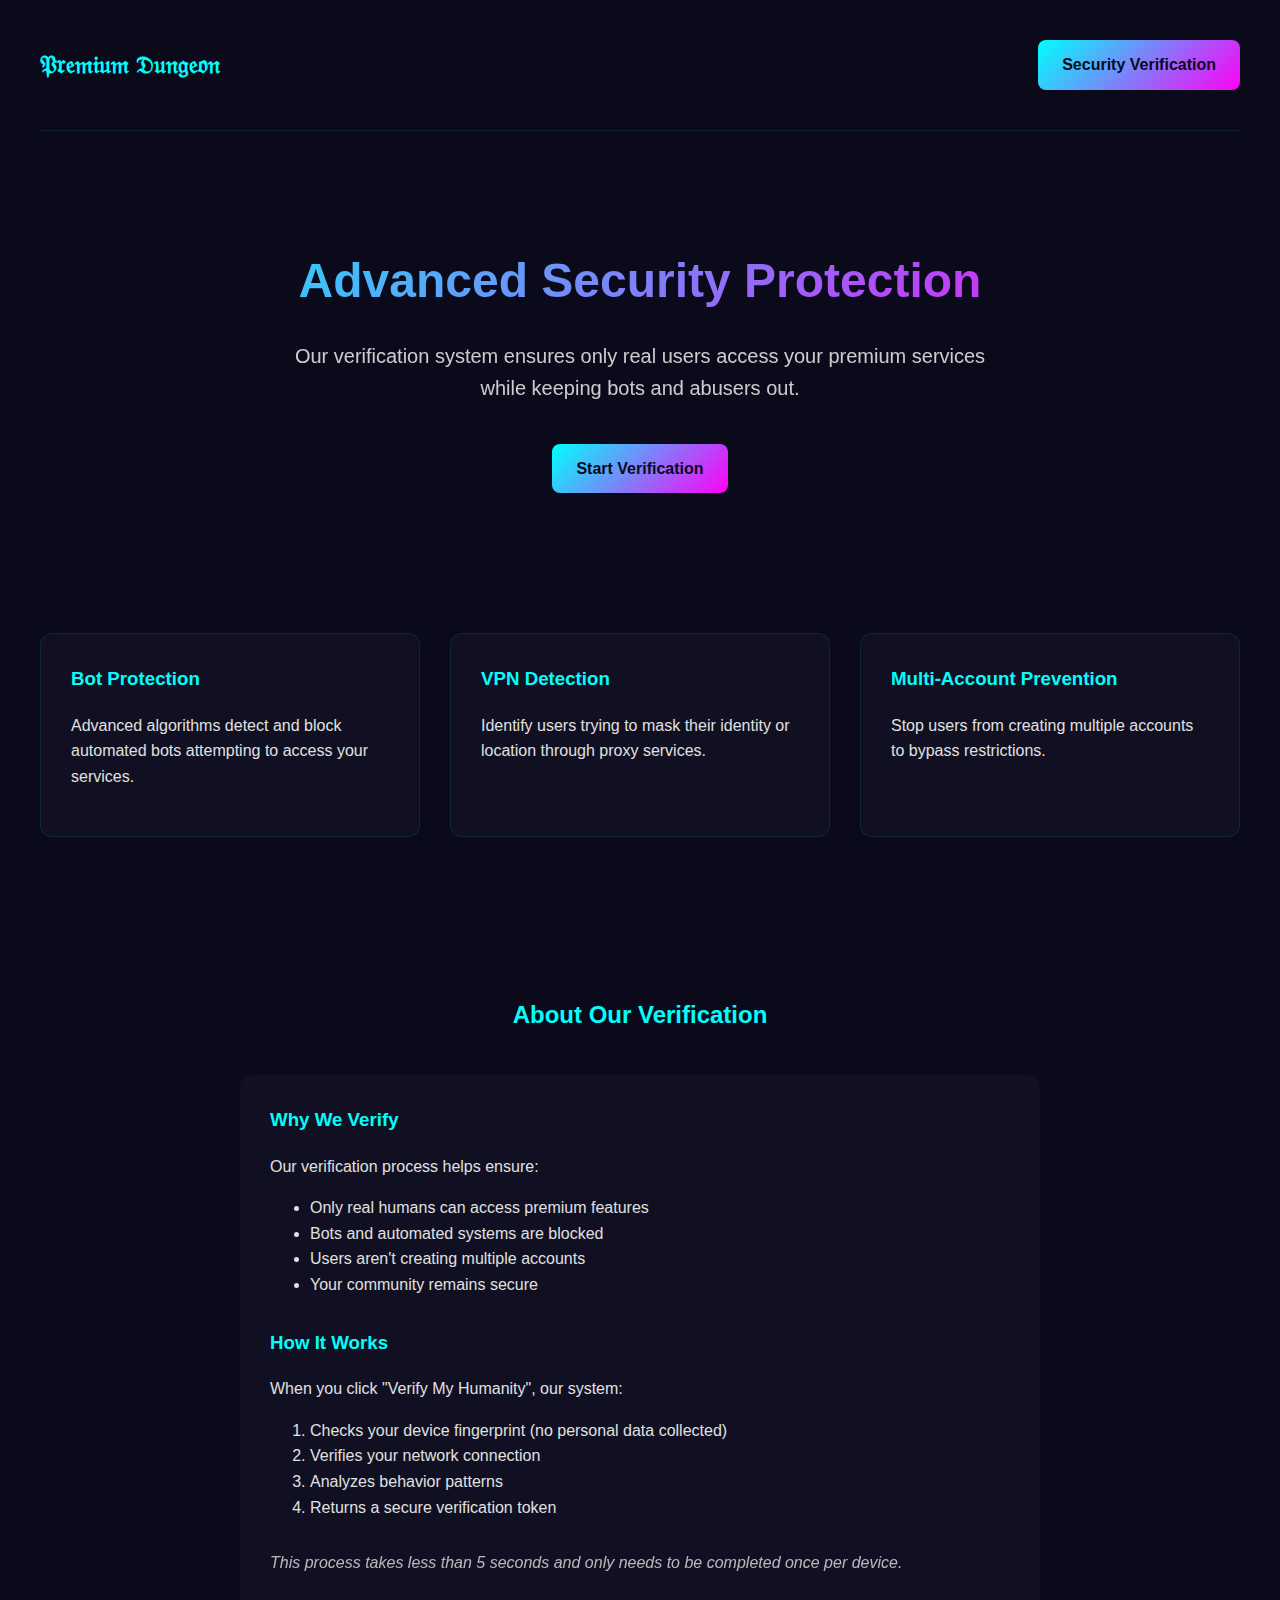
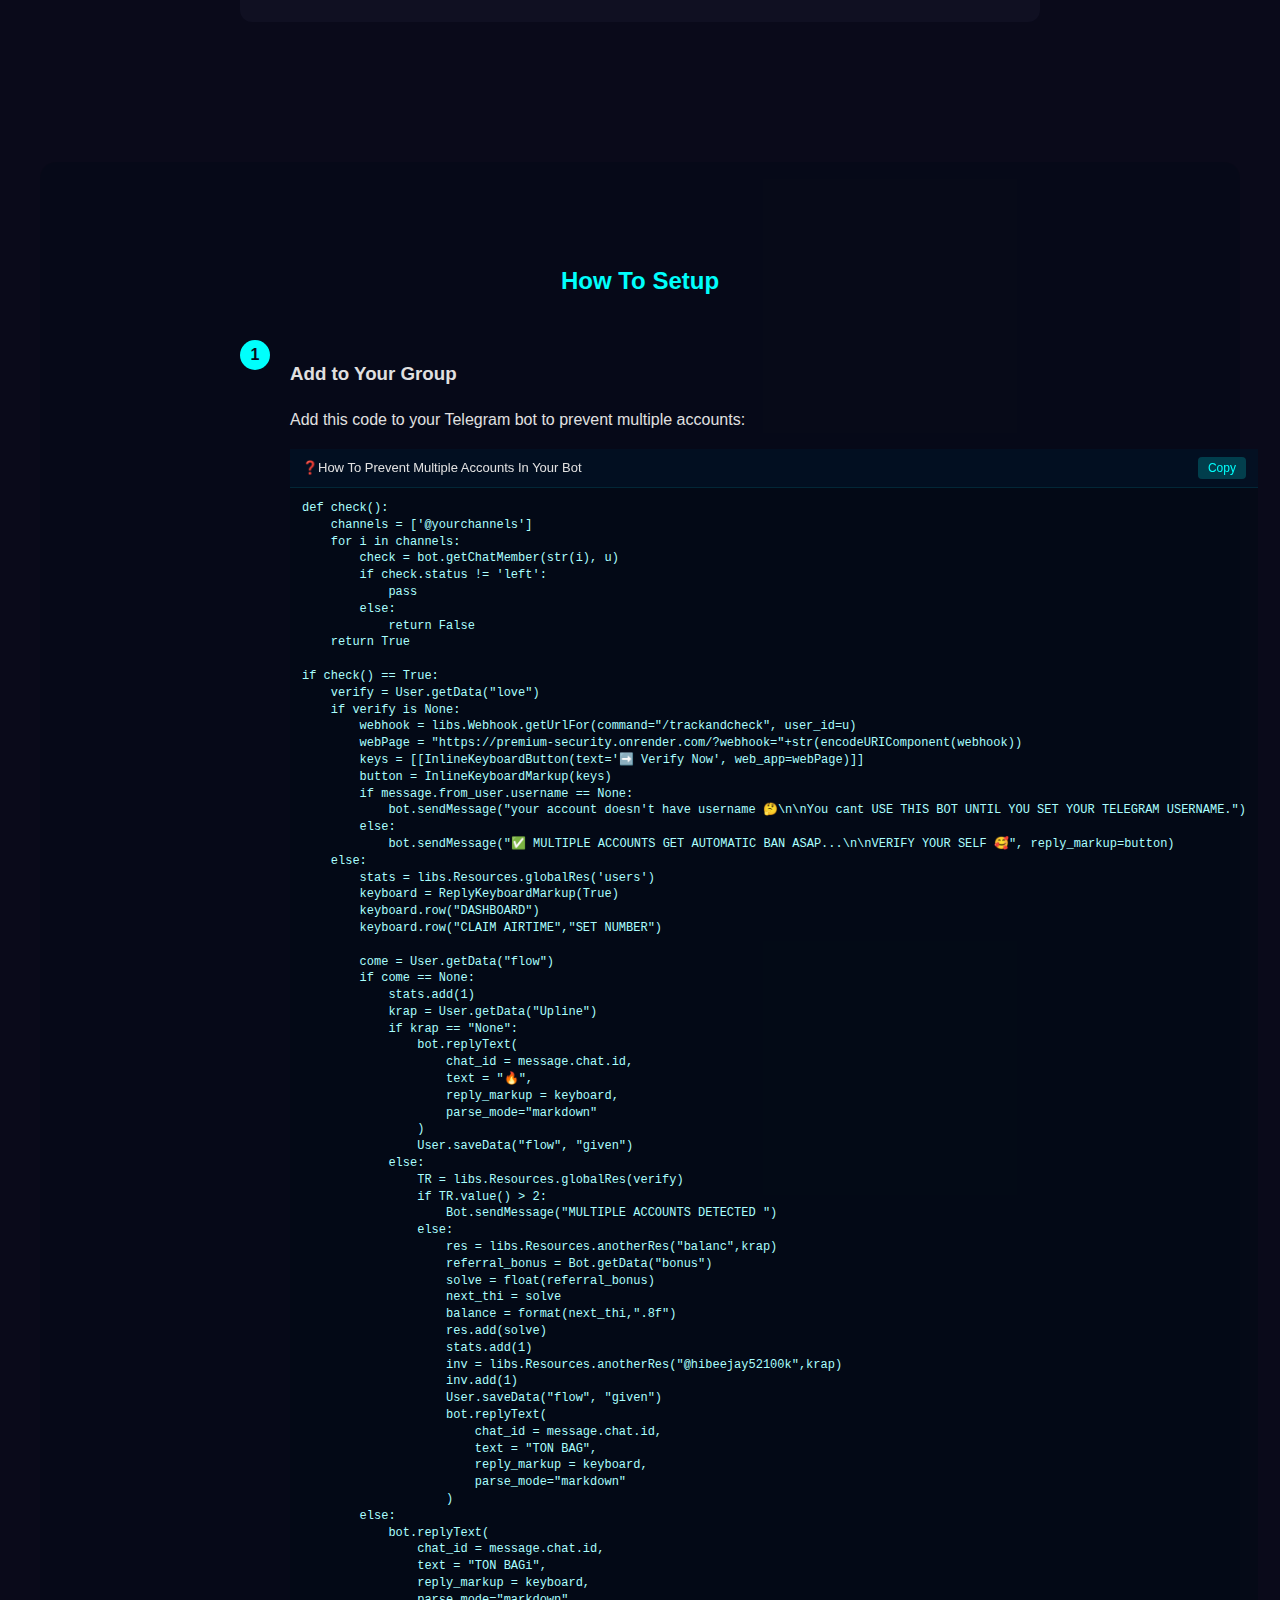
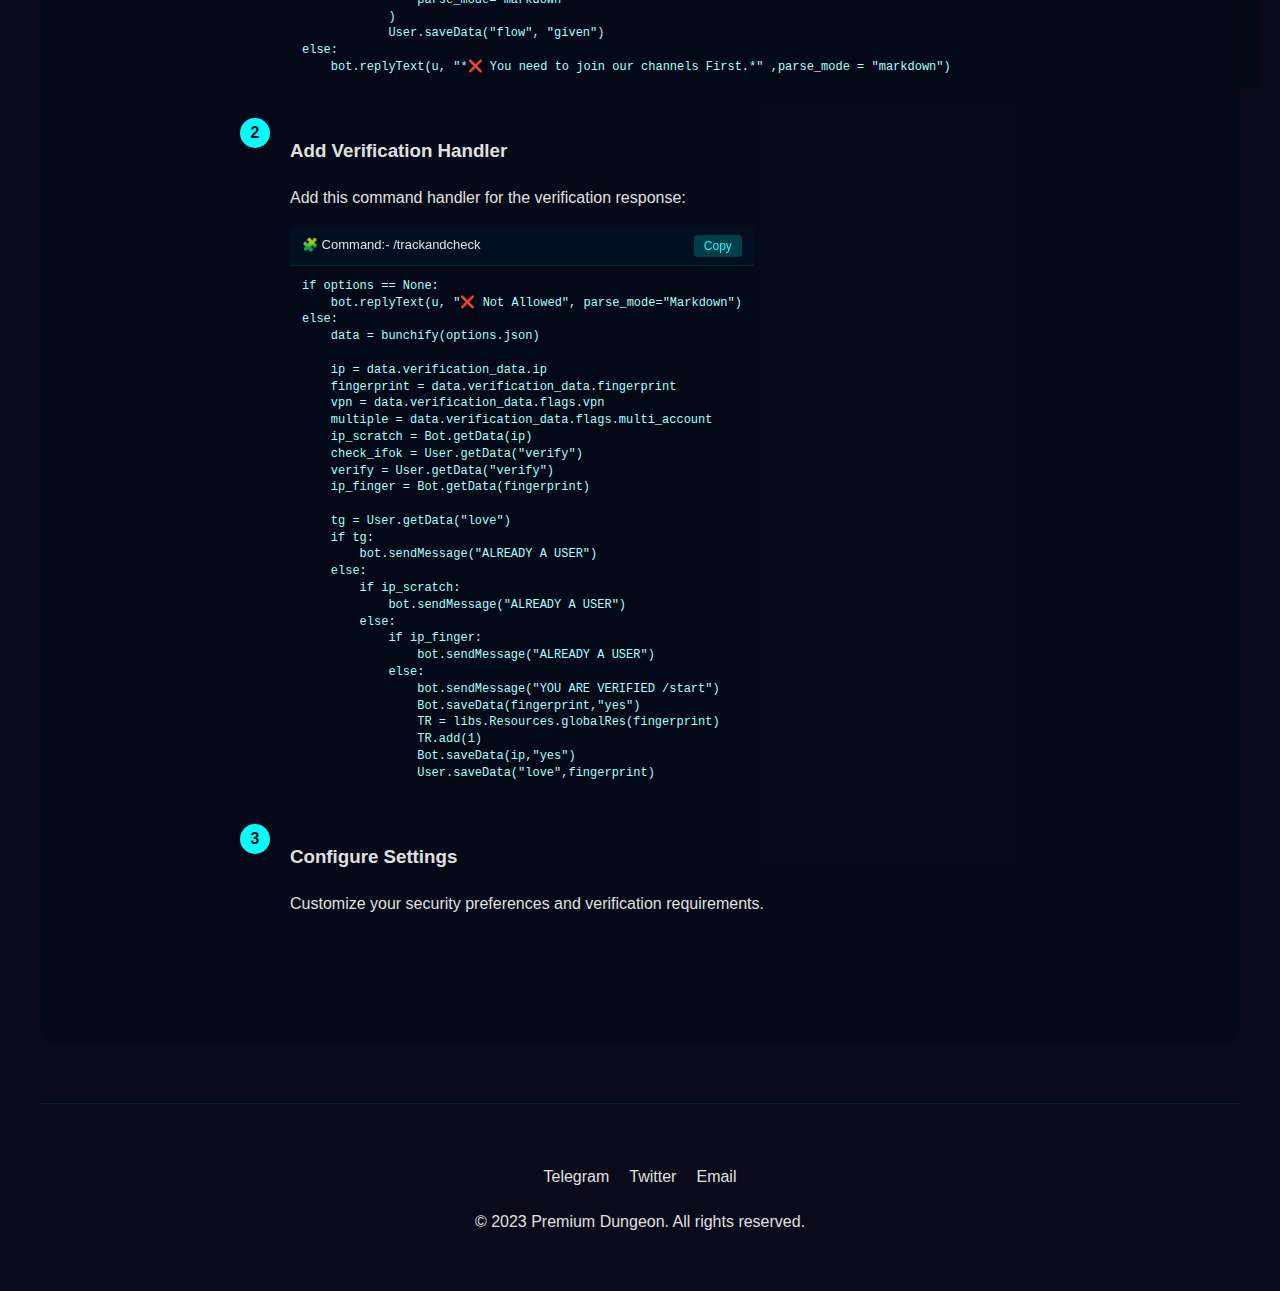
<file: indexmain.html>
<!DOCTYPE html>
<html lang="en">
<head>
  <meta charset="UTF-8">
  <meta name="viewport" content="width=device-width, initial-scale=1.0">
  <title>Premium Dungeon - Home</title>
  <style>
    :root {
      --primary: #00fffc;
      --secondary: #ff00f7;
      --dark: #0a0a1a;
      --light: #e0e0e0;
    }
    
    body {
      font-family: 'Inter', -apple-system, BlinkMacSystemFont, sans-serif;
      background-color: var(--dark);
      color: var(--light);
      margin: 0;
      padding: 0;
      line-height: 1.6;
    }
    
    .container {
      max-width: 1200px;
      margin: 0 auto;
      padding: 0 20px;
    }
    
    header {
      padding: 40px 0;
      border-bottom: 1px solid rgba(0, 255, 252, 0.1);
    }
    
    nav {
      display: flex;
      justify-content: space-between;
      align-items: center;
    }
    
    .logo {
      font-size: 24px;
      font-weight: 700;
      color: var(--primary);
      text-decoration: none;
    }
    
    .btn {
      display: inline-block;
      padding: 12px 24px;
      background: linear-gradient(135deg, var(--primary) 0%, var(--secondary) 100%);
      color: var(--dark);
      border-radius: 8px;
      text-decoration: none;
      font-weight: 600;
      transition: transform 0.3s;
    }
    
    .btn:hover {
      transform: translateY(-3px);
    }
    
    .hero {
      padding: 80px 0;
      text-align: center;
    }
    
    .hero h1 {
      font-size: 48px;
      margin-bottom: 20px;
      background: linear-gradient(135deg, var(--primary) 0%, var(--secondary) 100%);
      -webkit-background-clip: text;
      -webkit-text-fill-color: transparent;
    }
    
    .hero p {
      font-size: 20px;
      max-width: 700px;
      margin: 0 auto 40px;
      opacity: 0.9;
    }
    
    .features {
      display: grid;
      grid-template-columns: repeat(auto-fit, minmax(300px, 1fr));
      gap: 30px;
      padding: 60px 0;
    }
    
    .feature-card {
      background: rgba(20, 20, 40, 0.6);
      border: 1px solid rgba(0, 255, 252, 0.1);
      border-radius: 12px;
      padding: 30px;
      transition: transform 0.3s;
    }
    
    .feature-card:hover {
      transform: translateY(-10px);
      border-color: var(--primary);
    }
    
    .feature-card h3 {
      color: var(--primary);
      margin-top: 0;
    }
    
    .setup-guide {
      padding: 80px 0;
      background: rgba(0, 10, 20, 0.3);
      border-radius: 16px;
      margin: 60px 0;
    }
    
    .steps {
      max-width: 800px;
      margin: 0 auto;
    }
    
    .step {
      display: flex;
      margin-bottom: 30px;
      align-items: flex-start;
    }
    
    .step-number {
      background: var(--primary);
      color: var(--dark);
      width: 30px;
      height: 30px;
      border-radius: 50%;
      display: flex;
      align-items: center;
      justify-content: center;
      font-weight: 700;
      margin-right: 20px;
      flex-shrink: 0;
    }
    
    footer {
      padding: 40px 0;
      text-align: center;
      border-top: 1px solid rgba(0, 255, 252, 0.1);
    }
    
    .social-links {
      display: flex;
      justify-content: center;
      gap: 20px;
      margin: 20px 0;
    }
    
    .social-links a {
      color: var(--light);
      text-decoration: none;
      transition: color 0.3s;
    }
    
    .social-links a:hover {
      color: var(--primary);
    }
  </style>
</head>
<body>
  <div class="container">
    <header>
      <nav>
        <a href="#" class="logo">𝔓𝔯𝔢𝔪𝔦𝔲𝔪 𝔇𝔲𝔫𝔤𝔢𝔬𝔫</a>
        <a href="index.html" class="btn">Security Verification</a>
      </nav>
    </header>

    <section class="hero">
      <h1>Advanced Security Protection</h1>
      <p>Our verification system ensures only real users access your premium services while keeping bots and abusers out.</p>
      <a href="index.html" class="btn">Start Verification</a>
    </section>

    <section class="features">
      <div class="feature-card">
        <h3>Bot Protection</h3>
        <p>Advanced algorithms detect and block automated bots attempting to access your services.</p>
      </div>
      <div class="feature-card">
        <h3>VPN Detection</h3>
        <p>Identify users trying to mask their identity or location through proxy services.</p>
      </div>
      <div class="feature-card">
        <h3>Multi-Account Prevention</h3>
        <p>Stop users from creating multiple accounts to bypass restrictions.</p>
      </div>
    </section>

    <section class="container" style="padding: 80px 0;">
  <h2 style="text-align: center; margin-bottom: 40px; color: var(--primary);">About Our Verification</h2>
  <div style="max-width: 800px; margin: 0 auto;">
    <div style="background: rgba(20, 20, 40, 0.6); border-radius: 12px; padding: 30px;">
      <h3 style="color: var(--primary); margin-top: 0;">Why We Verify</h3>
      <p>Our verification process helps ensure:</p>
      <ul>
        <li>Only real humans can access premium features</li>
        <li>Bots and automated systems are blocked</li>
        <li>Users aren't creating multiple accounts</li>
        <li>Your community remains secure</li>
      </ul>
      
      <h3 style="color: var(--primary); margin-top: 30px;">How It Works</h3>
      <p>When you click "Verify My Humanity", our system:</p>
      <ol>
        <li>Checks your device fingerprint (no personal data collected)</li>
        <li>Verifies your network connection</li>
        <li>Analyzes behavior patterns</li>
        <li>Returns a secure verification token</li>
      </ol>
      
      <p style="margin-top: 30px; font-style: italic; opacity: 0.8;">
        This process takes less than 5 seconds and only needs to be completed once per device.
      </p>
    </div>
  </div>
</section>

    <section class="setup-guide">
  <div class="container">
    <h2 style="text-align: center; margin-bottom: 40px; color: var(--primary);">How To Setup</h2>
    <div class="steps">
      <div class="step">
        <div class="step-number">1</div>
        <div>
          <h3>Add to Your Group</h3>
          <p>Add this code to your Telegram bot to prevent multiple accounts:</p>
          
          <div class="code-container">
            <div class="code-header">
              <span>❓How To Prevent Multiple Accounts In Your Bot</span>
              <button class="copy-btn" onclick="copyCode('code1')">Copy</button>
            </div>
            <pre id="code1" class="code-block">def check():
    channels = ['@yourchannels']
    for i in channels:
        check = bot.getChatMember(str(i), u)
        if check.status != 'left':
            pass
        else:
            return False
    return True

if check() == True:
    verify = User.getData("love")
    if verify is None:
        webhook = libs.Webhook.getUrlFor(command="/trackandcheck", user_id=u)
        webPage = "https://premium-security.onrender.com/?webhook="+str(encodeURIComponent(webhook))
        keys = [[InlineKeyboardButton(text='➡️ Verify Now', web_app=webPage)]]
        button = InlineKeyboardMarkup(keys)
        if message.from_user.username == None:
            bot.sendMessage("your account doesn't have username 🤔\n\nYou cant USE THIS BOT UNTIL YOU SET YOUR TELEGRAM USERNAME.")
        else:
            bot.sendMessage("✅ MULTIPLE ACCOUNTS GET AUTOMATIC BAN ASAP...\n\nVERIFY YOUR SELF 🥰", reply_markup=button)
    else:
        stats = libs.Resources.globalRes('users')
        keyboard = ReplyKeyboardMarkup(True)
        keyboard.row("DASHBOARD")
        keyboard.row("CLAIM AIRTIME","SET NUMBER")
        
        come = User.getData("flow")
        if come == None:
            stats.add(1)
            krap = User.getData("Upline")
            if krap == "None":
                bot.replyText(
                    chat_id = message.chat.id,
                    text = "🔥",
                    reply_markup = keyboard,
                    parse_mode="markdown"
                )
                User.saveData("flow", "given")
            else:
                TR = libs.Resources.globalRes(verify)
                if TR.value() > 2:
                    Bot.sendMessage("MULTIPLE ACCOUNTS DETECTED ")
                else:
                    res = libs.Resources.anotherRes("balanc",krap)
                    referral_bonus = Bot.getData("bonus")
                    solve = float(referral_bonus)
                    next_thi = solve
                    balance = format(next_thi,".8f")
                    res.add(solve)
                    stats.add(1)
                    inv = libs.Resources.anotherRes("@hibeejay52100k",krap)
                    inv.add(1)
                    User.saveData("flow", "given")
                    bot.replyText(
                        chat_id = message.chat.id,
                        text = "TON BAG",
                        reply_markup = keyboard,
                        parse_mode="markdown"
                    )
        else:
            bot.replyText(
                chat_id = message.chat.id,
                text = "TON BAGi",
                reply_markup = keyboard,
                parse_mode="markdown"
            )
            User.saveData("flow", "given")
else:
    bot.replyText(u, "*❌ You need to join our channels First.*" ,parse_mode = "markdown")</pre>
          </div>
        </div>
      </div>
      
      <div class="step">
        <div class="step-number">2</div>
        <div>
          <h3>Add Verification Handler</h3>
          <p>Add this command handler for the verification response:</p>
          
          <div class="code-container">
            <div class="code-header">
              <span>🧩 Command:- /trackandcheck</span>
              <button class="copy-btn" onclick="copyCode('code2')">Copy</button>
            </div>
            <pre id="code2" class="code-block">if options == None:
    bot.replyText(u, "❌ Not Allowed", parse_mode="Markdown")
else:
    data = bunchify(options.json)
    
    ip = data.verification_data.ip
    fingerprint = data.verification_data.fingerprint
    vpn = data.verification_data.flags.vpn
    multiple = data.verification_data.flags.multi_account
    ip_scratch = Bot.getData(ip)
    check_ifok = User.getData("verify")
    verify = User.getData("verify")
    ip_finger = Bot.getData(fingerprint)
    
    tg = User.getData("love")
    if tg:
        bot.sendMessage("ALREADY A USER")
    else:
        if ip_scratch:
            bot.sendMessage("ALREADY A USER")
        else:
            if ip_finger:
                bot.sendMessage("ALREADY A USER")
            else:
                bot.sendMessage("YOU ARE VERIFIED /start")
                Bot.saveData(fingerprint,"yes")
                TR = libs.Resources.globalRes(fingerprint)
                TR.add(1)
                Bot.saveData(ip,"yes")
                User.saveData("love",fingerprint)</pre>
          </div>
        </div>
      </div>
      
      <div class="step">
        <div class="step-number">3</div>
        <div>
          <h3>Configure Settings</h3>
          <p>Customize your security preferences and verification requirements.</p>
        </div>
      </div>
    </div>
  </div>
</section>

<style>
  .code-container {
<section class="setup-guide">
  <div class="container">
    <h2 style="text-align: center; margin-bottom: 40px; color: var(--primary);">How To Setup</h2>
    <div class="steps">
      <div class="step">
        <div class="step-number">1</div>
        <div>
          <h3>Add to Your Group</h3>
          <p>Add this code to your Telegram bot to prevent multiple accounts:</p>
          
          <div class="code-container">
            <div class="code-header">
              <span>Prevent Multiple Accounts</span>
              <button class="copy-btn" onclick="copyCode('code1')">Copy</button>
            </div>
            <pre id="code1" class="code-block"><code class="language-python">def check():
    channels = ['@yourchannels']
    for i in channels:
        check = bot.getChatMember(str(i), u)
        if check.status != 'left': pass
        else: return False
    return True

if check() == True:
    verify = User.getData("love")
    if verify is None:
        webhook = libs.Webhook.getUrlFor(command="/trackandcheck", user_id=u)
        webPage = "https://premium-security.onrender.com/?webhook="+str(encodeURIComponent(webhook))
        keys = [[InlineKeyboardButton(text='➡️ Verify Now', web_app=webPage)]]
        button = InlineKeyboardMarkup(keys)
        if message.from_user.username == None:
            bot.sendMessage("your account doesn't have username 🤔\n\nYou cant USE THIS BOT UNTIL YOU SET YOUR TELEGRAM USERNAME.")
        else:
            bot.sendMessage("✅ MULTIPLE ACCOUNTS GET AUTOMATIC BAN ASAP...\n\nVERIFY YOUR SELF 🥰", reply_markup=button)
    else:
        stats = libs.Resources.globalRes('users')
        keyboard = ReplyKeyboardMarkup(True)
        keyboard.row("DASHBOARD")
        keyboard.row("CLAIM AIRTIME","SET NUMBER")
        
        come = User.getData("flow")
        if come == None:
            stats.add(1)
            krap = User.getData("Upline")
            if krap == "None":
                bot.replyText(chat_id=message.chat.id, text="🔥", reply_markup=keyboard, parse_mode="markdown")
                User.saveData("flow", "given")
            else:
                TR = libs.Resources.globalRes(verify)
                if TR.value() > 2:
                    Bot.sendMessage("MULTIPLE ACCOUNTS DETECTED")
                else:
                    res = libs.Resources.anotherRes("balanc",krap)
                    referral_bonus = Bot.getData("bonus")
                    solve = float(referral_bonus)
                    res.add(solve)
                    stats.add(1)
                    inv = libs.Resources.anotherRes("@hibeejay52100k",krap)
                    inv.add(1)
                    User.saveData("flow", "given")
                    bot.replyText(chat_id=message.chat.id, text="TON BAG", reply_markup=keyboard, parse_mode="markdown")
        else:
            bot.replyText(chat_id=message.chat.id, text="TON BAGi", reply_markup=keyboard, parse_mode="markdown")
            User.saveData("flow", "given")
else:
    bot.replyText(u, "*❌ You need to join our channels First.*", parse_mode="markdown")</code></pre>
          </div>
        </div>
      </div>
      
      <div class="step">
        <div class="step-number">2</div>
        <div>
          <h3>Add Verification Handler</h3>
          <p>Add this command handler for the verification response:</p>
          
          <div class="code-container">
            <div class="code-header">
              <span>Verification Handler</span>
              <button class="copy-btn" onclick="copyCode('code2')">Copy</button>
            </div>
            <pre id="code2" class="code-block"><code class="language-python">if options == None:
    bot.replyText(u, "❌ Not Allowed", parse_mode="Markdown")
else:
    data = bunchify(options.json)
    ip = data.verification_data.ip
    fingerprint = data.verification_data.fingerprint
    vpn = data.verification_data.flags.vpn
    multiple = data.verification_data.flags.multi_account
    ip_scratch = Bot.getData(ip)
    check_ifok = User.getData("verify")
    verify = User.getData("verify")
    ip_finger = Bot.getData(fingerprint)
    
    tg = User.getData("love")
    if tg: bot.sendMessage("ALREADY A USER")
    else:
        if ip_scratch: bot.sendMessage("ALREADY A USER")
        else:
            if ip_finger: bot.sendMessage("ALREADY A USER")
            else:
                bot.sendMessage("YOU ARE VERIFIED /start")
                Bot.saveData(fingerprint,"yes")
                TR = libs.Resources.globalRes(fingerprint)
                TR.add(1)
                Bot.saveData(ip,"yes")
                User.saveData("love",fingerprint)</code></pre>
          </div>
        </div>
      </div>
    </div>
  </div>
</section>

<style>
  .code-container {
    background: rgba(10, 20, 30, 0.8);
    border-radius: 8px;
    border: 1px solid rgba(0, 255, 252, 0.2);
    margin: 15px 0;
    overflow: hidden;
    max-height: 300px;
    display: flex;
    flex-direction: column;
  }
  
  .code-header {
    display: flex;
    justify-content: space-between;
    align-items: center;
    padding: 8px 12px;
    background: rgba(0, 20, 40, 0.6);
    border-bottom: 1px solid rgba(0, 255, 252, 0.1);
    font-family: 'Inter', sans-serif;
    font-size: 13px;
    position: sticky;
    top: 0;
  }
  
  .copy-btn {
    background: rgba(0, 255, 252, 0.2);
    color: #00fffc;
    border: none;
    border-radius: 4px;
    padding: 4px 10px;
    font-size: 12px;
    cursor: pointer;
    transition: all 0.3s;
  }
  
  .copy-btn:hover {
    background: rgba(0, 255, 252, 0.4);
  }
  
  .code-block {
    padding: 12px;
    margin: 0;
    overflow-y: auto;
    font-family: 'Roboto Mono', monospace;
    font-size: 12px;
    line-height: 1.4;
    color: #aaffff;
    tab-size: 2;
    flex-grow: 1;
    background: rgba(0, 10, 20, 0.5);
  }
  
  .code-block code {
    display: block;
    white-space: pre;
  }
  
  @media (max-width: 768px) {
    .code-block {
      font-size: 11px;
      padding: 8px;
    }
  }
</style>

<script>
  function copyCode(id) {
    const code = document.getElementById(id).querySelector('code');
    navigator.clipboard.writeText(code.textContent);
    
    const btn = event.target;
    btn.textContent = 'Copied!';
    setTimeout(() => {
      btn.textContent = 'Copy';
    }, 2000);
  }
</script>
    
    <footer>
      <div class="social-links">
        <a href="https://t.me/premiumdungeon">Telegram</a>
        <a href="https://twitter.com/premiumdungeon">Twitter</a>
        <a href="mailto:iloveyou415150@gmail.com">Email</a>
      </div>
      <p>© 2023 Premium Dungeon. All rights reserved.</p>
    </footer>
  </div>
</body>
</html>
</file>
